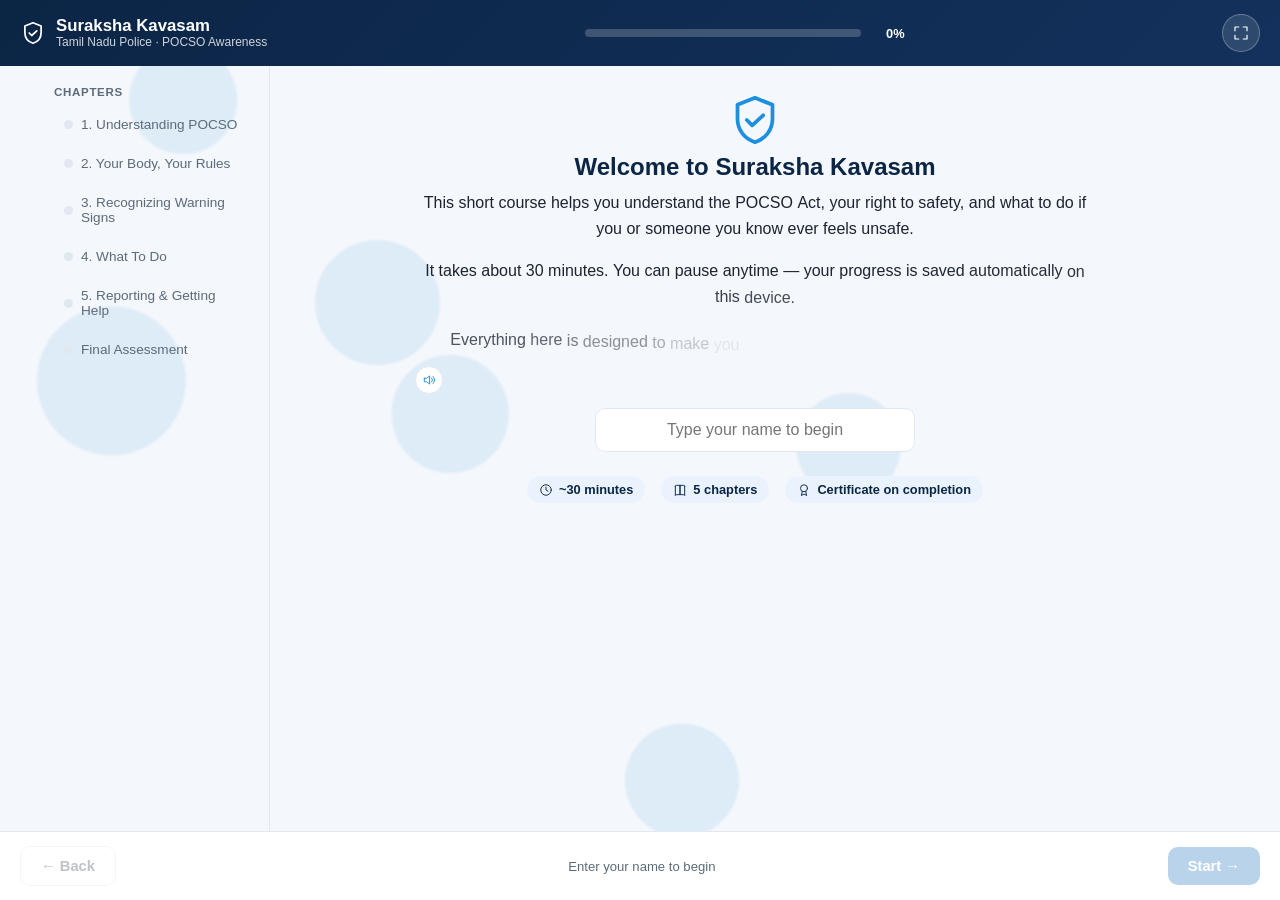
<file: index.html>
<!DOCTYPE html>
<html lang="en">
<head>
<meta charset="UTF-8">
<meta name="viewport" content="width=device-width, initial-scale=1.0">
<title>Suraksha Kavasam — POCSO Awareness Module</title>
<link rel="stylesheet" href="css/style.css">
</head>
<body>

<div id="ambientLayer" aria-hidden="true"></div>

<div id="app">

  <!-- Top bar -->
  <header class="topbar">
    <div class="topbar-brand">
      <span class="badge-icon" id="brandIcon"></span>
      <div>
        <div class="brand-title">Suraksha Kavasam</div>
        <div class="brand-sub">Tamil Nadu Police &middot; POCSO Awareness</div>
      </div>
    </div>
    <div class="topbar-progress">
      <div class="progress-track"><div id="progressFill" class="progress-fill"></div></div>
      <div id="progressLabel" class="progress-label">0%</div>
    </div>
    <button id="fullscreenBtn" class="icon-btn" title="Enter full-screen mode" aria-label="Toggle full-screen mode"></button>
    <div id="scrollProgress" class="scroll-progress"></div>
  </header>

  <div class="layout">
    <!-- Chapter sidebar -->
    <nav id="sidebar" class="sidebar">
      <div class="sidebar-title">Chapters</div>
      <ol id="chapterList" class="chapter-list"></ol>
    </nav>

    <!-- Main stage -->
    <main id="stage" class="stage">
      <!-- screens injected here by app.js -->
    </main>
  </div>

  <footer class="footer">
    <button id="btnBack" class="btn btn-ghost" disabled>&larr; Back</button>
    <div id="footerMsg" class="footer-msg"></div>
    <button id="btnNext" class="btn btn-primary">Start &rarr;</button>
  </footer>

</div>

<button id="scrollCue" class="scroll-cue" aria-label="Scroll down for more"></button>

<script src="js/vendor/gsap.min.js"></script>
<script src="js/vendor/Draggable.min.js"></script>
<script src="js/vendor/ScrollTrigger.min.js"></script>
<script src="js/vendor/confetti.min.js"></script>
<script src="js/icons.js"></script>
<script src="js/sfx.js"></script>
<script src="js/speech.js"></script>
<script src="js/content.js"></script>
<script src="js/app.js"></script>
</body>
</html>
</file>
<file: css/style.css>
:root{
  --navy:#0b2545;
  --navy-2:#13315c;
  --accent:#1d8fe1;
  --accent-2:#0fb98b;
  --warn:#e0a800;
  --danger:#d64545;
  --bg:#f4f7fb;
  --card:#ffffff;
  --text:#1b2430;
  --text-mute:#5c6b7a;
  --border:#e1e8f0;
  --radius:14px;
  --shadow:0 4px 16px rgba(11,37,69,0.08);
  font-size:16px;
}

*{box-sizing:border-box}
html,body{height:100%}
body{
  margin:0;
  font-family:'Segoe UI',Roboto,Helvetica,Arial,sans-serif;
  background:var(--bg);
  color:var(--text);
  transition:background .6s ease;
}

#app{display:flex;flex-direction:column;min-height:100vh;position:relative;z-index:1}

/* ---------- Per-chapter theme + ambient background ---------- */
body[data-chapter="1"]{--accent:#1d8fe1;--accent-2:#0fb98b}
body[data-chapter="2"]{--accent:#0fa889;--accent-2:#1d8fe1}
body[data-chapter="3"]{--accent:#d98a1f;--accent-2:#e0a800}
body[data-chapter="4"]{--accent:#7a5cd6;--accent-2:#1d8fe1}
body[data-chapter="5"]{--accent:#0f9fb9;--accent-2:#0fb98b}
body[data-chapter="final"]{--accent:#c9962e;--accent-2:#0fb98b}
body[data-chapter="certificate"]{--accent:#c9962e;--accent-2:#0fb98b}

#ambientLayer{position:fixed;inset:0;overflow:hidden;pointer-events:none;z-index:0}
.ambient-shape{position:absolute;border-radius:50%;filter:blur(1px);opacity:.1;background:var(--accent)}

#app,.topbar,.footer{position:relative}
.stage{position:relative;z-index:1}

/* ---------- Top bar ---------- */
.topbar{
  display:flex;align-items:center;justify-content:space-between;
  gap:16px;
  background:linear-gradient(135deg,var(--navy),var(--navy-2));
  color:#fff;
  padding:14px 20px;
  flex-wrap:wrap;
  position:sticky;top:0;z-index:20;
}
.topbar-brand{display:flex;align-items:center;gap:10px}
.brand-title{font-weight:700;font-size:1.05rem;line-height:1.1}
.brand-sub{font-size:.75rem;opacity:.8}
.topbar-progress{display:flex;align-items:center;gap:10px;min-width:180px;flex:1;max-width:320px}
.progress-track{flex:1;height:8px;background:rgba(255,255,255,.2);border-radius:6px;overflow:hidden}
.progress-fill{height:100%;width:0%;background:linear-gradient(90deg,var(--accent-2),var(--accent));transition:width .4s ease}
.progress-label{font-size:.8rem;font-weight:600;min-width:34px;text-align:right}
.icon-btn{
  width:38px;height:38px;border-radius:50%;background:rgba(255,255,255,.12);
  border:1px solid rgba(255,255,255,.28);color:#fff;display:flex;align-items:center;justify-content:center;
  cursor:pointer;flex-shrink:0;transition:background .15s;
}
.icon-btn:hover{background:rgba(255,255,255,.24)}
.icon-btn svg{width:18px;height:18px}
body.fullscreen-mode .sidebar{display:none !important}
body.fullscreen-mode .stage{max-width:none}

/* ---------- Dark "stern" theme for teaching (info/reveal) screens ---------- */
body.dark-teach{
  --bg:#0b1526;
  --card:#16233b;
  --text:#eef3fa;
  --text-mute:#a9b9d1;
  --border:#2b3c58;
  --shadow:0 6px 24px rgba(0,0,0,.45);
}
body.dark-teach .screen h1,
body.dark-teach .screen h2,
body.dark-teach .flip-front .front-text{color:#eef3fa}
body.dark-teach .chapter-tag{background:rgba(126,196,255,.14);color:#7ec4ff}
body.dark-teach .icon-hero{color:#7ec4ff}
body.dark-teach .sidebar{border-right-color:var(--border)}
body.dark-teach .footer{background:var(--card);border-top-color:var(--border)}
body.dark-teach .speaker-btn{background:var(--card);border-color:var(--border);color:#7ec4ff}
body.dark-teach .flip-face{border-color:var(--border)}
body.dark-teach .flip-back{background:#0f2a24;border-color:var(--accent-2)}
body.dark-teach .flip-back .back-text{color:#e3f7f0}
body.dark-teach{transition:background-color .5s ease}

/* Chapter-specific tint: the dark background reflects what's actually being
   taught, not one flat color everywhere. */
body.dark-teach[data-chapter="1"]{--bg:#0a1830;--card:#132745}                 /* foundational — neutral trust blue */
body.dark-teach[data-chapter="2"]{--bg:#07211c;--card:#0f3129}                 /* body safety — protective teal */
body.dark-teach[data-chapter="4"]{--bg:#170f2c;--card:#241a42}                 /* taking action — empowering violet */
body.dark-teach[data-chapter="5"]{--bg:#07222b;--card:#0f3540}                 /* getting help — calm supportive cyan */

/* Severity overrides the chapter tint, keyed to content — not chapter number.
   Any screen (in any chapter) can set severity:"warning" or "danger" in
   content.js and it will read as orange or red respectively. */
body.dark-teach[data-severity="warning"]{--bg:#2b1608;--card:#3f2410}
body.dark-teach[data-severity="warning"] .chapter-tag{background:rgba(255,159,64,.16);color:#ff9f40}
body.dark-teach[data-severity="warning"] .icon-hero{color:#ff9f40}
body.dark-teach[data-severity="warning"] .speaker-btn{color:#ff9f40}
body.dark-teach[data-severity="warning"] .flip-back{background:#3a1d10;border-color:#ff9f40}
body.dark-teach[data-severity="warning"] .flip-back .back-text{color:#ffe4c7}

body.dark-teach[data-severity="danger"]{--bg:#2b0a0a;--card:#401212}
body.dark-teach[data-severity="danger"] .chapter-tag{background:rgba(255,107,107,.16);color:#ff6b6b}
body.dark-teach[data-severity="danger"] .icon-hero{color:#ff6b6b}
body.dark-teach[data-severity="danger"] .speaker-btn{color:#ff6b6b}
body.dark-teach[data-severity="danger"] .flip-back{background:#421414;border-color:#ff6b6b}
body.dark-teach[data-severity="danger"] .flip-back .back-text{color:#ffdada}

/* Sort activity: bin color follows what the bin actually represents —
   safe = green, unsafe = red (danger), confusing = amber (caution). */
.sort-bin[data-bin-id="safe"]{border-color:var(--accent-2)}
.sort-bin[data-bin-id="safe"] h3{color:var(--accent-2)}
.sort-bin[data-bin-id="unsafe"]{border-color:var(--danger)}
.sort-bin[data-bin-id="unsafe"] h3{color:var(--danger)}
.sort-bin[data-bin-id="confusing"]{border-color:var(--warn)}
.sort-bin[data-bin-id="confusing"] h3{color:var(--warn)}

/* ---------- Scroll progress + scroll cue ---------- */
.scroll-progress{
  position:absolute;left:0;bottom:0;height:3px;width:0%;
  background:linear-gradient(90deg,var(--accent-2),var(--accent));z-index:2;
}
.scroll-cue{
  position:fixed;left:50%;bottom:84px;transform:translateX(-50%);
  width:36px;height:36px;border-radius:50%;background:var(--navy);color:#fff;border:none;
  display:flex;align-items:center;justify-content:center;cursor:pointer;z-index:16;
  opacity:0;pointer-events:none;transition:opacity .3s ease;box-shadow:0 4px 14px rgba(11,37,69,.3);
  animation:scrollCueBounce 1.6s ease-in-out infinite;
}
.scroll-cue.visible{opacity:.92;pointer-events:auto}
.scroll-cue svg{width:18px;height:18px}
@keyframes scrollCueBounce{0%,100%{transform:translateX(-50%) translateY(0)}50%{transform:translateX(-50%) translateY(7px)}}

/* ---------- Layout ---------- */
.layout{display:flex;flex:1;width:100%;max-width:1200px;margin:0 auto;transition:max-width .3s ease}
body.wide-screen .layout{max-width:none}
.sidebar{
  width:230px;flex-shrink:0;padding:20px 14px;
  border-right:1px solid var(--border);
  display:none;
}
.sidebar-title{font-size:.72rem;text-transform:uppercase;letter-spacing:.06em;color:var(--text-mute);margin-bottom:10px;font-weight:700}
.chapter-list{list-style:none;margin:0;padding:0;display:flex;flex-direction:column;gap:6px}
.chapter-item{
  display:flex;align-items:center;gap:8px;
  padding:9px 10px;border-radius:10px;font-size:.85rem;color:var(--text-mute);
}
.chapter-item .dot{width:9px;height:9px;border-radius:50%;background:var(--border);flex-shrink:0}
/* Solid accent + white text, not a fixed light pill — this stays readable
   whether the sidebar sits over the light theme or any dark-teach variant. */
.chapter-item.active{background:var(--accent);color:#fff;font-weight:700}
.chapter-item.active .dot{background:#fff}
.chapter-item.done .dot{background:var(--accent-2)}
.chapter-item.done{color:var(--text)}
body.dark-teach .chapter-item .dot{background:#425576}

@media(min-width:820px){
  .sidebar{display:block}
}

/* ---------- Stage ---------- */
.stage{flex:1;padding:26px 18px 60px;display:flex;justify-content:center}
.screen{width:100%;max-width:680px;animation:fadein .35s ease}
.screen.wide{max-width:100%}
@keyframes fadein{from{opacity:0;transform:translateY(6px)}to{opacity:1;transform:none}}

.chapter-tag{
  display:inline-block;font-size:.72rem;font-weight:700;letter-spacing:.05em;text-transform:uppercase;
  color:var(--accent);background:#eaf3fd;padding:4px 10px;border-radius:999px;margin-bottom:10px;
}
.screen h1{font-size:1.5rem;margin:.2em 0 .4em;color:var(--navy)}
.screen h2{font-size:1.2rem;margin:0 0 .6em;color:var(--navy)}
.screen p{line-height:1.6;color:var(--text);margin:0 0 1em}
.instruction{color:var(--text-mute);font-size:.9rem;margin-bottom:16px}


/* ---------- Icons ---------- */
.icon{display:inline-block;vertical-align:middle;color:currentColor}
.icon-hero{color:var(--accent);display:flex;justify-content:center;margin-bottom:4px}
.badge-icon{display:flex;color:#fff}
.badge-icon svg{width:26px;height:26px}
.cert-badge{display:flex;justify-content:center;color:var(--accent);margin-bottom:6px}
.cert-badge svg{width:42px;height:42px}
.meta-pill{display:inline-flex;align-items:center;gap:6px}
.title-row{display:flex;align-items:center;justify-content:space-between;gap:12px}
.title-row h1,.title-row h2{margin:0}

/* ---------- Speaker / read-aloud ---------- */
.speaker-btn{
  width:34px;height:34px;border-radius:50%;border:1px solid var(--border);background:#fff;
  display:flex;align-items:center;justify-content:center;cursor:pointer;color:var(--accent);
  flex-shrink:0;transition:all .15s;
}
.speaker-btn:hover{border-color:var(--accent)}
.speaker-btn.speaking{background:var(--accent);color:#fff;border-color:var(--accent);animation:speakerPulse 1.1s ease-in-out infinite}
.speaker-btn-inline{width:28px;height:28px;margin-top:8px}
@keyframes speakerPulse{0%,100%{box-shadow:0 0 0 0 rgba(29,143,225,.35)}50%{box-shadow:0 0 0 6px rgba(29,143,225,0)}}
.w-active{background:#fff2a8;border-radius:3px;box-shadow:0 0 0 2px #fff2a8}

/* ---------- Cards / reveal ---------- */
.card-grid{display:grid;grid-template-columns:repeat(auto-fit,minmax(220px,1fr));gap:16px;margin-top:6px}
.flip-card{perspective:1200px;cursor:pointer;min-height:150px}
.flip-inner{
  position:relative;width:100%;height:100%;min-height:150px;transform-style:preserve-3d;
}
.flip-face{
  position:absolute;inset:0;backface-visibility:hidden;border-radius:var(--radius);
  padding:18px;display:flex;flex-direction:column;align-items:center;justify-content:center;
  text-align:center;box-shadow:var(--shadow);border:1px solid var(--border);
}
.flip-front{background:var(--card)}
.flip-front .front-text{font-weight:600;color:var(--navy)}
.flip-back{background:#f2fbf8;border-color:var(--accent-2);font-size:.9rem;line-height:1.5;gap:8px}
.flip-card .tap-hint{margin-top:10px;font-size:.7rem;color:var(--text-mute)}

/* ---------- Sort activity (GSAP Draggable) ---------- */
.drag-hint{display:block;color:var(--accent);font-size:.8rem;margin-top:2px}
.sort-pool{display:flex;flex-wrap:wrap;gap:12px;margin-bottom:22px;min-height:50px}
.sort-item{
  background:var(--card);border:1px solid var(--border);border-radius:10px;padding:11px 15px;
  font-size:.88rem;cursor:grab;box-shadow:var(--shadow);touch-action:none;user-select:none;
}
.sort-item.dragging{cursor:grabbing;box-shadow:0 10px 24px rgba(11,37,69,.22);border-color:var(--accent)}
.sort-bins{display:grid;grid-template-columns:repeat(auto-fit,minmax(160px,1fr));gap:12px}
.sort-bin{
  border:2px dashed var(--border);border-radius:var(--radius);padding:12px;
  background:#fafcff;transition:border-color .15s, background .15s;
}
.sort-bin h3{margin:0 0 8px;font-size:.85rem;color:var(--navy)}
.bin-drop-area{min-height:90px;display:flex;flex-direction:column;gap:6px}
.bin-item{background:#f0fbf7;border:1px solid var(--accent-2);border-radius:8px;padding:8px 10px;font-size:.82rem}

/* ---------- Correct / wrong drop-zone alerts ---------- */
@keyframes flashGreen{0%,100%{box-shadow:none}30%{box-shadow:0 0 0 6px rgba(15,185,139,.35)}}
@keyframes flashRed{0%,100%{box-shadow:none}30%{box-shadow:0 0 0 6px rgba(214,69,69,.35)}}
.sort-bin.flash-correct,.match-target.flash-correct{animation:flashGreen .7s ease;border-color:var(--accent-2)}
.sort-bin.flash-wrong,.match-target.flash-wrong{animation:flashRed .7s ease;border-color:var(--danger) !important;background:#fdf0f0 !important}

/* ---------- Match-the-following (GSAP Draggable) ---------- */
.match-columns{display:grid;grid-template-columns:1fr 1fr;gap:18px;margin-top:8px}
.match-left,.match-right{display:flex;flex-direction:column;gap:12px}
.match-item{
  background:var(--card);border:1px solid var(--border);border-radius:10px;padding:12px 14px;
  font-size:.86rem;font-weight:600;color:var(--navy);cursor:grab;box-shadow:var(--shadow);
  touch-action:none;user-select:none;
}
.match-item.dragging{cursor:grabbing;box-shadow:0 10px 24px rgba(11,37,69,.22);border-color:var(--accent)}
.match-target{
  border:2px dashed var(--border);border-radius:var(--radius);padding:12px 14px;min-height:52px;
  display:flex;flex-direction:column;align-items:flex-start;gap:8px;font-size:.84rem;color:var(--text-mute);background:#fafcff;
  transition:border-color .15s,background .15s;
}
.match-target .match-item{width:100%}
.match-target.filled{border-style:solid;border-color:var(--accent-2);background:#f0fbf7;color:var(--text);font-weight:600}
@media(max-width:640px){.match-columns{grid-template-columns:1fr}}

/* ---------- Quiz jump-nav (Google-Forms-style question pills) ---------- */
.quiz-jumpnav{display:flex;flex-wrap:wrap;gap:8px;margin-bottom:16px}
.quiz-nav-pill{
  width:34px;height:34px;border-radius:50%;border:1px solid var(--border);background:var(--card);
  font-size:.8rem;font-weight:700;color:var(--text-mute);cursor:pointer;transition:all .15s;
}
.quiz-nav-pill:hover{border-color:var(--accent)}
.quiz-nav-pill.nav-answered{border-color:var(--accent);color:var(--accent);background:#eaf3fd}
.quiz-nav-pill.nav-correct{border-color:var(--accent-2);color:var(--accent-2);background:#f0fbf7}
.quiz-nav-pill.nav-incorrect{border-color:var(--danger);color:var(--danger);background:#fdf0f0}

/* ---------- Scenario (cinematic) ---------- */
.scenario-box{
  background:var(--card);border:1px solid var(--border);border-radius:var(--radius);padding:24px;
  box-shadow:var(--shadow);position:relative;overflow:hidden;scroll-margin-top:96px;
}
.scenario-box.mood-tense{background:linear-gradient(135deg,#fff7ea,#ffffff);border-color:#eec06b}
.scenario-box.mood-safe{background:linear-gradient(135deg,#eaf3fd,#ffffff);border-color:var(--accent)}
.scenario-box.mood-resolved{background:linear-gradient(135deg,#eafcf5,#ffffff);border-color:var(--accent-2)}
.scenario-mood-icon{position:absolute;top:10px;right:10px;opacity:.14;color:var(--navy);pointer-events:none}
.scenario-mood-icon svg{width:72px;height:72px}
.scenario-narration{font-style:italic;color:var(--text-mute);margin-bottom:14px;line-height:1.6;position:relative}
.scenario-narration .sw{opacity:0;display:inline-block}
.rw{display:inline-block}
.scenario-question{font-weight:700;color:var(--navy);margin-bottom:12px;position:relative}
.choice-btn{
  display:block;width:100%;text-align:left;background:#fff;border:1px solid var(--border);
  border-radius:10px;padding:12px 14px;margin-bottom:10px;cursor:pointer;font-size:.92rem;
  transition:all .15s;
}
.choice-btn:hover{border-color:var(--accent)}
.choice-btn.correct{border-color:var(--accent-2);background:#f0fbf7}
.choice-btn.incorrect{border-color:var(--danger);background:#fdf0f0}
.choice-btn:disabled{cursor:default}
.feedback-box{margin-top:10px;padding:12px 14px;border-radius:10px;font-size:.88rem;line-height:1.5}
.feedback-box.correct{background:#f0fbf7;color:#0a6b4f;border:1px solid var(--accent-2)}
.feedback-box.incorrect{background:#fdf0f0;color:#8f2c2c;border:1px solid var(--danger)}

/* ---------- Quiz ---------- */
.quiz-progress{font-size:.8rem;color:var(--text-mute);margin-bottom:10px}
.quiz-score-summary{background:var(--card);border:1px solid var(--border);border-radius:var(--radius);padding:20px;text-align:center;box-shadow:var(--shadow)}
.score-big{font-size:2.4rem;font-weight:800;color:var(--navy);margin:6px 0}
.score-pass{color:var(--accent-2)}
.score-fail{color:var(--danger)}

/* ---------- Buttons ---------- */
.btn{
  font-size:.92rem;font-weight:600;padding:11px 20px;border-radius:10px;border:none;cursor:pointer;
  transition:opacity .15s, transform .1s;
}
.btn:active{transform:scale(.97)}
.btn-primary{background:var(--accent);color:#fff}
.btn-primary:disabled{background:#b9d3ea;cursor:not-allowed}
.btn-ghost{background:transparent;color:var(--text-mute);border:1px solid var(--border)}
.btn-ghost:disabled{opacity:.4;cursor:not-allowed}
.btn-outline{background:#fff;color:var(--accent);border:1px solid var(--accent)}

/* ---------- Footer ---------- */
.footer{
  position:sticky;bottom:0;z-index:10;background:#fff;border-top:1px solid var(--border);
  padding:14px 20px;display:flex;align-items:center;justify-content:space-between;gap:12px;
}
.footer-msg{font-size:.82rem;color:var(--text-mute);flex:1;text-align:center}

/* ---------- Welcome ---------- */
.welcome-box{text-align:center}
.welcome-box .icon-hero svg{width:56px;height:56px}
.name-input{
  width:100%;max-width:320px;padding:12px 14px;border-radius:10px;border:1px solid var(--border);
  font-size:1rem;margin:14px 0;text-align:center;
}
.meta-row{display:flex;gap:16px;justify-content:center;margin-top:10px;flex-wrap:wrap}
.meta-pill{background:#eaf3fd;color:var(--navy);font-size:.8rem;font-weight:600;padding:6px 12px;border-radius:999px}

/* ---------- Certificate ---------- */
.certificate{
  position:relative;background:
    repeating-linear-gradient(135deg, rgba(11,37,69,.015) 0 2px, transparent 2px 14px),
    #fffdf7;
  border:3px solid var(--navy);border-radius:4px;padding:46px 34px;text-align:center;
  box-shadow:var(--shadow);
}
.certificate::before{
  content:"";position:absolute;inset:8px;border:1px solid var(--accent-2);border-radius:2px;pointer-events:none;
}
.cert-corner{position:absolute;width:26px;height:26px;border:3px solid var(--accent);opacity:.7}
.cert-corner-tl{top:6px;left:6px;border-right:none;border-bottom:none}
.cert-corner-tr{top:6px;right:6px;border-left:none;border-bottom:none}
.cert-corner-bl{bottom:6px;left:6px;border-right:none;border-top:none}
.cert-corner-br{bottom:6px;right:6px;border-left:none;border-top:none}
.cert-id{position:absolute;top:14px;right:26px;font-size:.68rem;letter-spacing:.04em;color:var(--text-mute);font-family:'Courier New',monospace}
.certificate .cert-title{font-size:1.7rem;color:var(--navy);font-weight:800;margin:8px 0 0;font-family:Georgia,serif;letter-spacing:.02em}
.certificate .cert-sub{color:var(--text-mute);font-size:.85rem;margin-bottom:22px;text-transform:uppercase;letter-spacing:.08em}
.certificate .cert-name{font-size:2rem;font-weight:700;color:var(--accent);margin:14px 0;font-family:Georgia,serif;border-bottom:2px solid var(--accent-2);display:inline-block;padding-bottom:6px}
.certificate .cert-body{color:var(--text);line-height:1.7;max-width:480px;margin:0 auto}
.cert-sign-row{display:flex;justify-content:space-between;align-items:flex-end;margin-top:38px;gap:16px;flex-wrap:wrap}
.cert-sign{flex:1;min-width:130px}
.cert-sign-line{border-top:1px solid var(--text-mute);margin-bottom:6px}
.cert-sign-label{font-size:.78rem;color:var(--text-mute)}
.cert-seal{display:flex;flex-direction:column;align-items:center;gap:4px}
.cert-seal-ring{
  width:56px;height:56px;border-radius:50%;border:2px solid var(--accent);
  display:flex;align-items:center;justify-content:center;color:var(--accent);
  box-shadow:0 0 0 3px rgba(29,143,225,.12);
}
.cert-seal-text{font-size:.6rem;letter-spacing:.08em;color:var(--text-mute);font-weight:700}
.cert-actions{display:flex;gap:10px;justify-content:center;margin-top:22px}

@media print{
  .topbar,.sidebar,.footer{display:none !important}
  .stage{padding:0}
  body{background:#fff}
}
</file>
